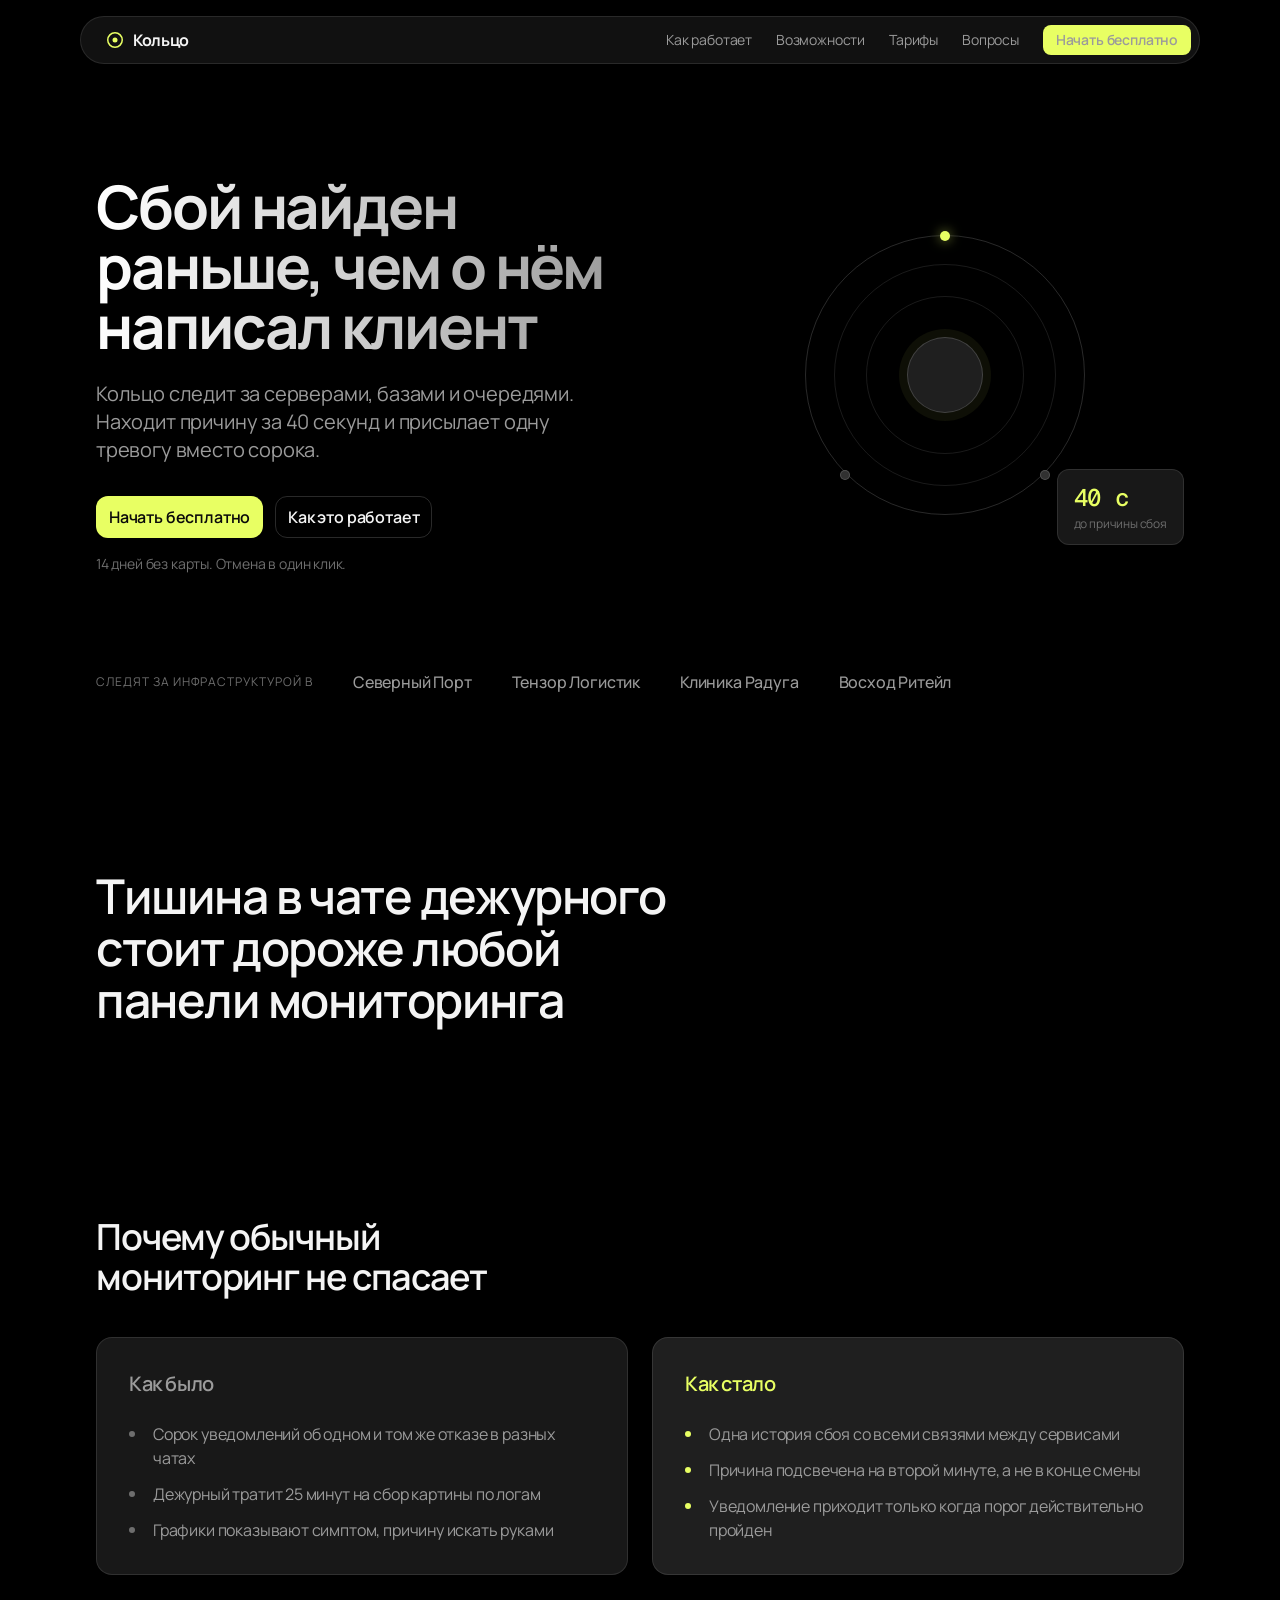
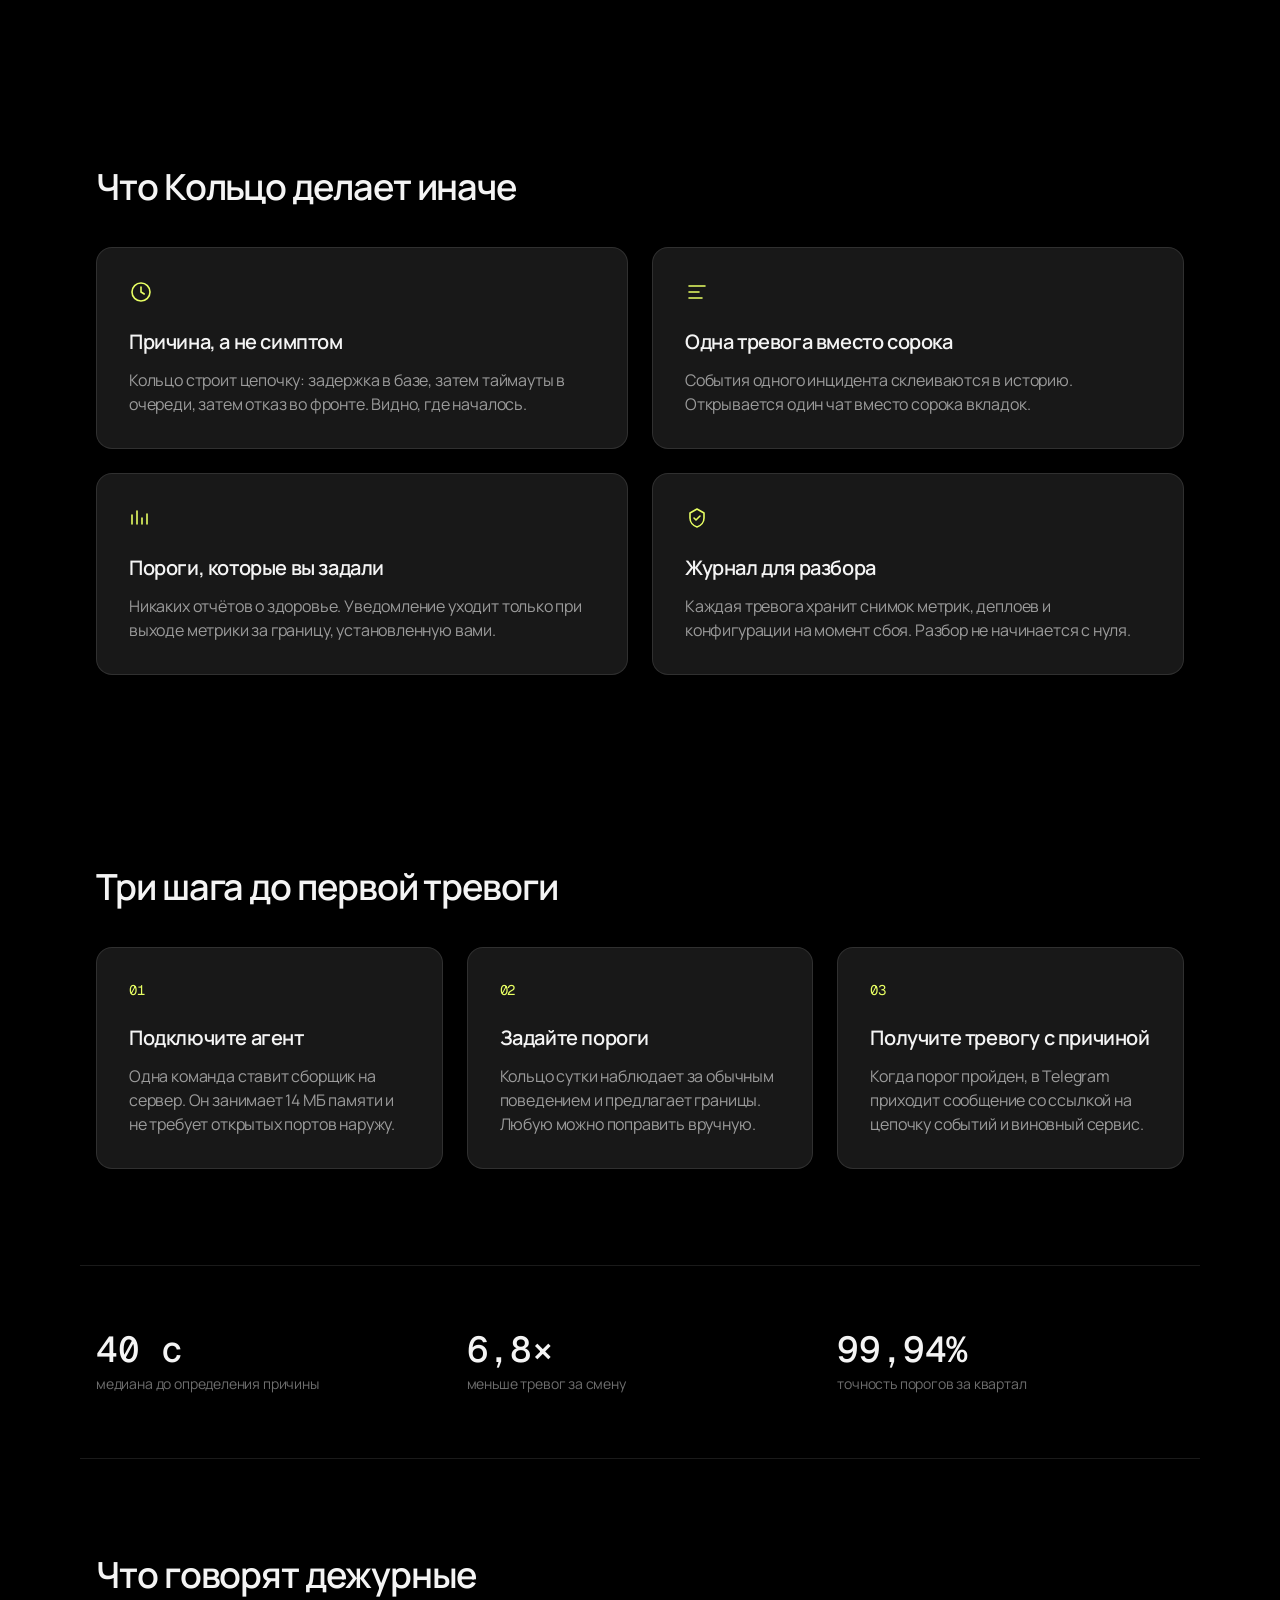
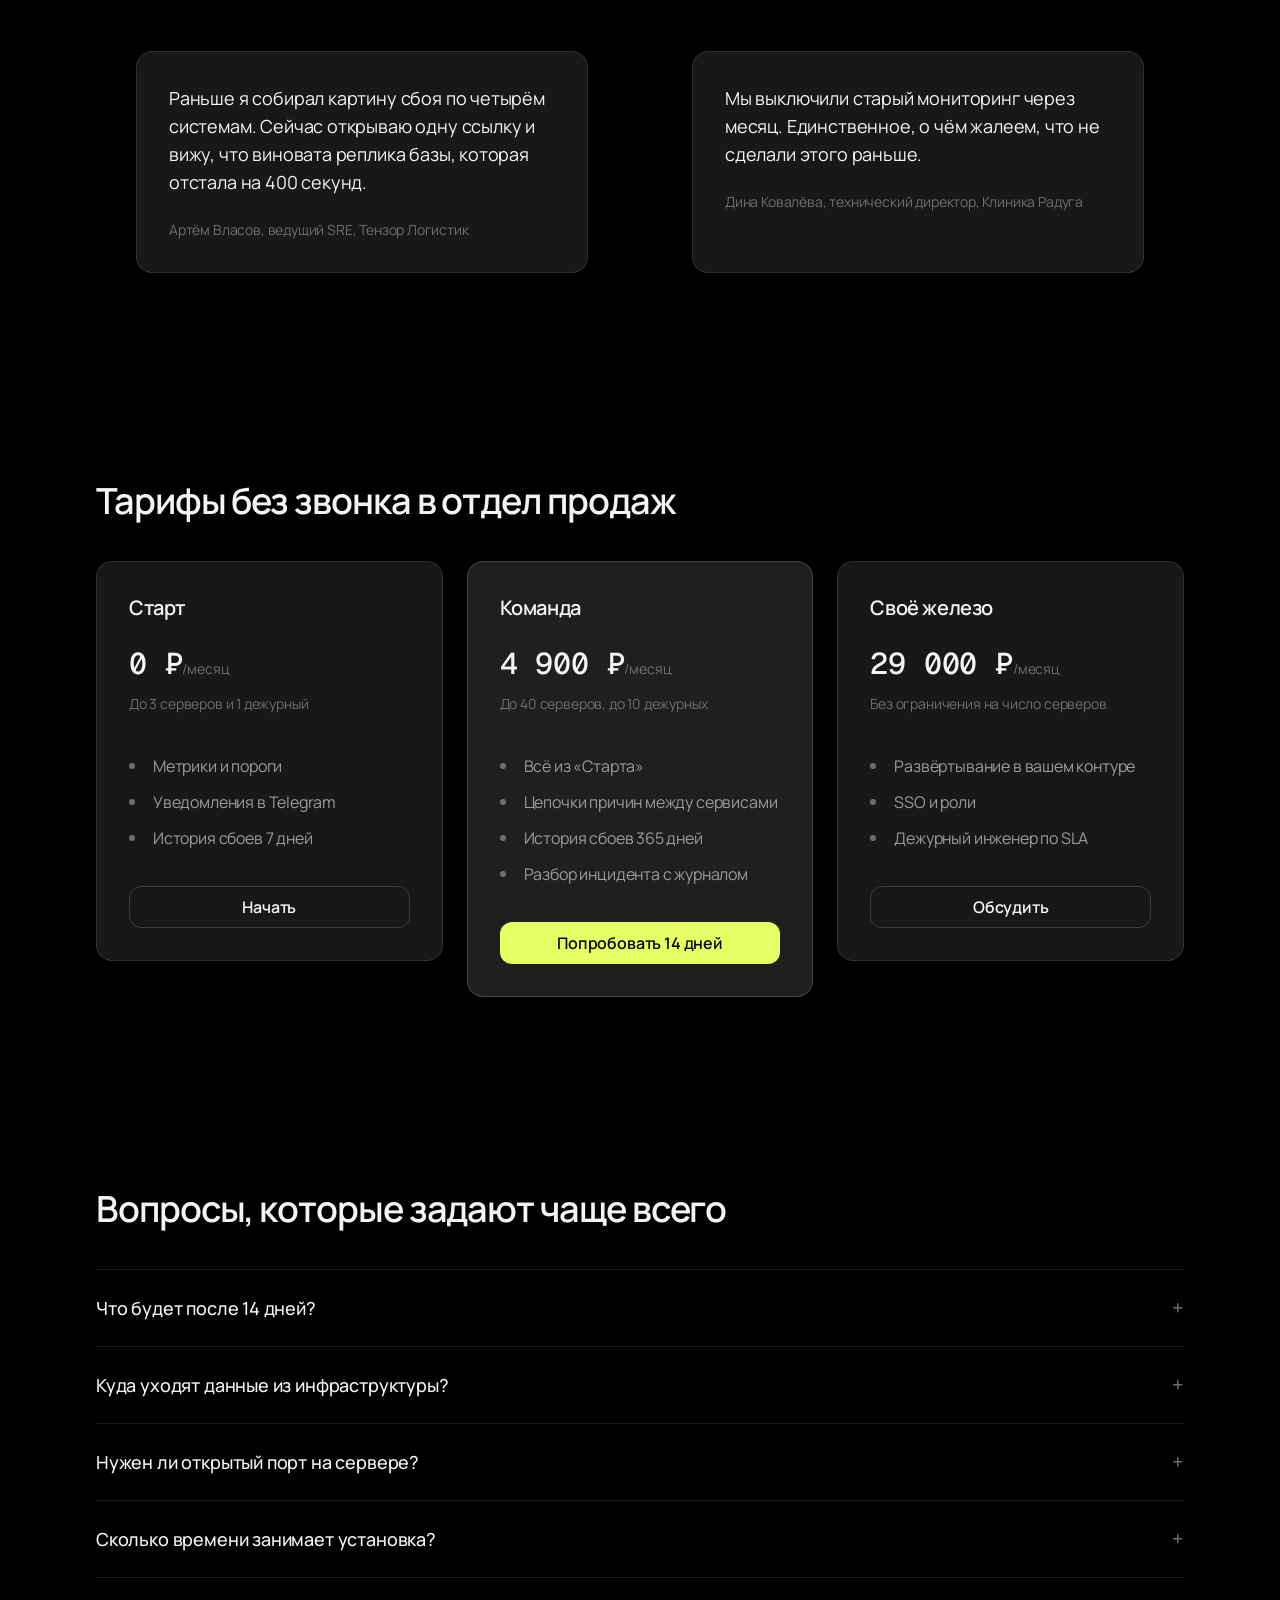
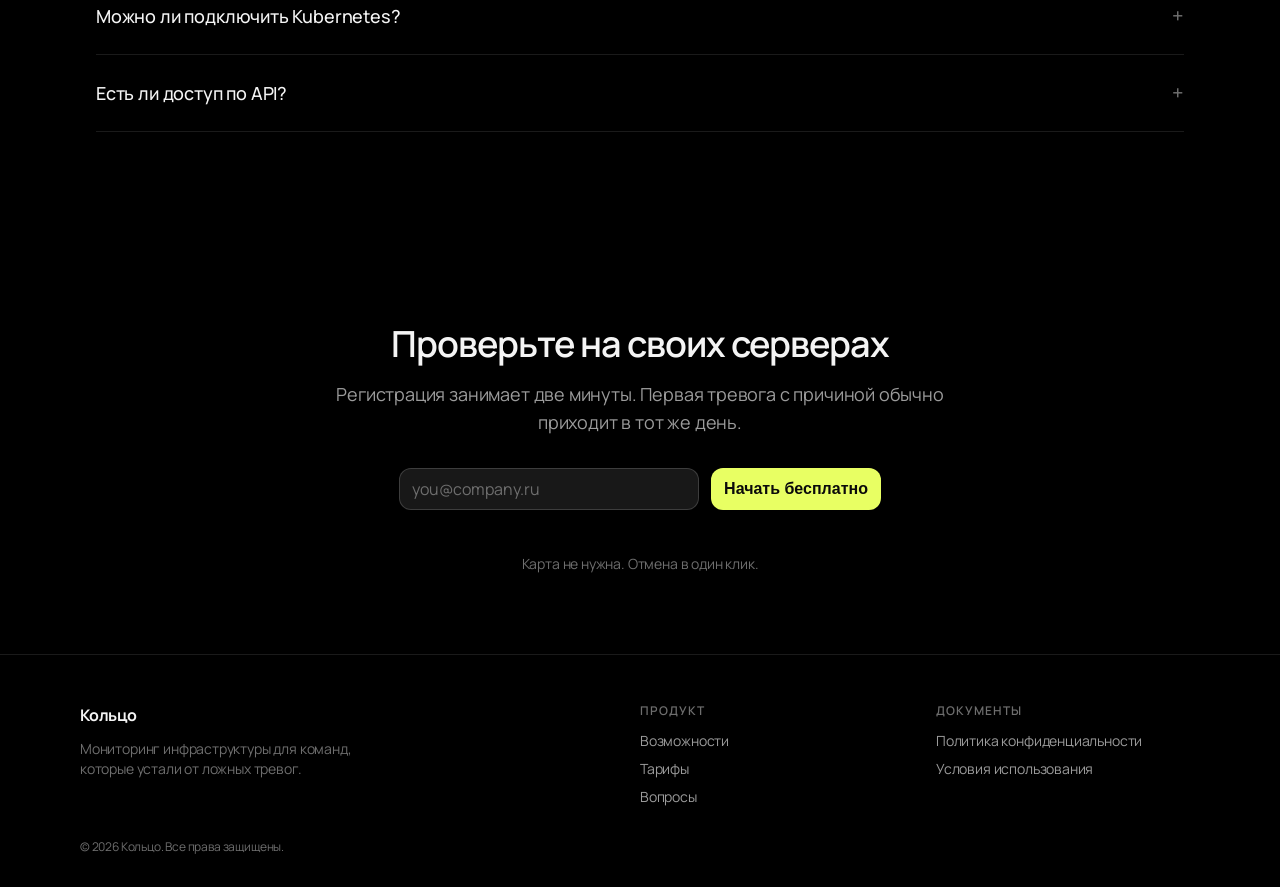
<file: index.html>
<!DOCTYPE html>
<html lang="ru">
<head>
<meta charset="utf-8">
<meta name="viewport" content="width=device-width, initial-scale=1">
<title>Кольцо — мониторинг без ложных тревог</title>
<meta name="description" content="Кольцо следит за серверами, базами и очередями. Находит причину сбоя за 40 секунд и присылает одну тревогу вместо сорока. 14 дней бесплатно, карта не нужна.">
<meta property="og:title" content="Кольцо — мониторинг без ложных тревог">
<meta property="og:description" content="Причина сбоя за 40 секунд. Одна тревога вместо сорока.">
<meta property="og:type" content="website">
<link rel="preconnect" href="https://fonts.googleapis.com">
<link rel="preconnect" href="https://fonts.gstatic.com" crossorigin>
<link href="https://fonts.googleapis.com/css2?family=Manrope:wght@400;500;600;700&family=Geist+Mono:wght@500&display=swap" rel="stylesheet">
<link rel="stylesheet" href="styles.css">
<link rel="icon" href="favicon.svg" type="image/svg+xml">
</head>
<body>
<a class="skip" href="#main">Перейти к содержимому</a>
<header class="nav-wrap">
<nav class="nav" id="nav" aria-label="Основная навигация">
<a class="brand" href="#top">
<svg width="20" height="20" viewBox="0 0 20 20" aria-hidden="true"><circle cx="10" cy="10" r="7.25" fill="none" stroke="currentColor" stroke-width="1.5"/><circle cx="10" cy="10" r="2.5" fill="currentColor"/></svg>
<span>Кольцо</span>
</a>
<button class="nav-toggle" id="navToggle" aria-expanded="false" aria-controls="navMenu" aria-label="Открыть меню"><span class="bar"></span><span class="bar"></span></button>
<div class="nav-menu" id="navMenu">
<a href="#how">Как работает</a>
<a href="#features">Возможности</a>
<a href="#price">Тарифы</a>
<a href="#faq">Вопросы</a>
<a class="btn btn-sm nav-cta" href="#cta">Начать бесплатно</a>
</div>
</nav>
</header>
<main id="main">
<section class="hero" id="top">
<div class="hero-copy">
<h1 class="hero-title">Сбой найден раньше, чем о нём написал клиент</h1>
<p class="hero-sub">Кольцо следит за серверами, базами и очередями. Находит причину за 40 секунд и присылает одну тревогу вместо сорока.</p>
<div class="hero-actions"><a class="btn" href="#cta">Начать бесплатно</a><a class="btn btn-ghost" href="#how">Как это работает</a></div>
<p class="hero-proof">14 дней без карты. Отмена в один клик.</p>
</div>
<div class="hero-art" aria-hidden="true">
<div class="ring" data-ring><div class="ring-core"></div><div class="ring-dot d1"></div><div class="ring-dot d2"></div><div class="ring-dot d3"></div></div>
<div class="hero-stat"><span class="stat-num">40 с</span><span class="stat-lbl">до причины сбоя</span></div>
</div>
</section>
<section class="proof-strip" aria-label="Кому доверяют"><p class="strip-lbl">Следят за инфраструктурой в</p><ul class="strip-list"><li>Северный Порт</li><li>Тензор Логистик</li><li>Клиника Радуга</li><li>Восход Ритейл</li></ul></section>
<section class="tagline" id="tagline"><p class="tagline-text" data-split>Тишина в чате дежурного стоит дороже любой панели мониторинга</p></section>
<section class="problem" id="problem">
<h2 class="sec-title">Почему обычный мониторинг не спасает</h2>
<div class="two-col">
<div class="col bad"><h3>Как было</h3><ul class="list"><li>Сорок уведомлений об одном и том же отказе в разных чатах</li><li>Дежурный тратит 25 минут на сбор картины по логам</li><li>Графики показывают симптом, причину искать руками</li></ul></div>
<div class="col good"><h3>Как стало</h3><ul class="list"><li>Одна история сбоя со всеми связями между сервисами</li><li>Причина подсвечена на второй минуте, а не в конце смены</li><li>Уведомление приходит только когда порог действительно пройден</li></ul></div>
</div></section>
<section class="features" id="features">
<h2 class="sec-title">Что Кольцо делает иначе</h2>
<div class="grid">
<article class="card fade"><svg class="ico" width="24" height="24" viewBox="0 0 24 24" aria-hidden="true"><circle cx="12" cy="12" r="9" fill="none" stroke="currentColor" stroke-width="1.6"/><path d="M12 7v5l3.2 2" fill="none" stroke="currentColor" stroke-width="1.6" stroke-linecap="round"/></svg><h3>Причина, а не симптом</h3><p>Кольцо строит цепочку: задержка в базе, затем таймауты в очереди, затем отказ во фронте. Видно, где началось.</p></article>
<article class="card fade"><svg class="ico" width="24" height="24" viewBox="0 0 24 24" aria-hidden="true"><path d="M4 6h16M4 12h10M4 18h13" fill="none" stroke="currentColor" stroke-width="1.6" stroke-linecap="round"/></svg><h3>Одна тревога вместо сорока</h3><p>События одного инцидента склеиваются в историю. Открывается один чат вместо сорока вкладок.</p></article>
<article class="card fade"><svg class="ico" width="24" height="24" viewBox="0 0 24 24" aria-hidden="true"><path d="M3 18V9m5 9V5m5 13v-6m5 6V8" fill="none" stroke="currentColor" stroke-width="1.6" stroke-linecap="round"/></svg><h3>Пороги, которые вы задали</h3><p>Никаких отчётов о здоровье. Уведомление уходит только при выходе метрики за границу, установленную вами.</p></article>
<article class="card fade"><svg class="ico" width="24" height="24" viewBox="0 0 24 24" aria-hidden="true"><path d="M12 3l7 4v5c0 4.2-2.9 7.8-7 9-4.1-1.2-7-4.8-7-9V7l7-4z" fill="none" stroke="currentColor" stroke-width="1.6" stroke-linejoin="round"/><path d="M9 12l2 2 4-4" fill="none" stroke="currentColor" stroke-width="1.6" stroke-linecap="round" stroke-linejoin="round"/></svg><h3>Журнал для разбора</h3><p>Каждая тревога хранит снимок метрик, деплоев и конфигурации на момент сбоя. Разбор не начинается с нуля.</p></article>
</div></section>
<section class="how" id="how">
<h2 class="sec-title">Три шага до первой тревоги</h2>
<ol class="steps">
<li class="step fade"><span class="step-num">01</span><h3>Подключите агент</h3><p>Одна команда ставит сборщик на сервер. Он занимает 14 МБ памяти и не требует открытых портов наружу.</p></li>
<li class="step fade"><span class="step-num">02</span><h3>Задайте пороги</h3><p>Кольцо сутки наблюдает за обычным поведением и предлагает границы. Любую можно поправить вручную.</p></li>
<li class="step fade"><span class="step-num">03</span><h3>Получите тревогу с причиной</h3><p>Когда порог пройден, в Telegram приходит сообщение со ссылкой на цепочку событий и виновный сервис.</p></li>
</ol></section>
<section class="metrics" aria-label="Результаты">
<div class="metric"><span class="m-num">40 с</span><span class="m-lbl">медиана до определения причины</span></div>
<div class="metric"><span class="m-num">6,8×</span><span class="m-lbl">меньше тревог за смену</span></div>
<div class="metric"><span class="m-num">99,94%</span><span class="m-lbl">точность порогов за квартал</span></div>
</section>
<section class="quotes" id="quotes">
<h2 class="sec-title">Что говорят дежурные</h2>
<div class="quote-grid">
<figure class="quote fade"><blockquote>Раньше я собирал картину сбоя по четырём системам. Сейчас открываю одну ссылку и вижу, что виновата реплика базы, которая отстала на 400 секунд.</blockquote><figcaption>Артём Власов, ведущий SRE, Тензор Логистик</figcaption></figure>
<figure class="quote fade"><blockquote>Мы выключили старый мониторинг через месяц. Единственное, о чём жалеем, что не сделали этого раньше.</blockquote><figcaption>Дина Ковалёва, технический директор, Клиника Радуга</figcaption></figure>
</div></section>
<section class="price" id="price">
<h2 class="sec-title">Тарифы без звонка в отдел продаж</h2>
<div class="plans">
<article class="plan fade"><h3>Старт</h3><p class="plan-price">0 ₽<span>/месяц</span></p><p class="plan-note">До 3 серверов и 1 дежурный</p><ul class="list"><li>Метрики и пороги</li><li>Уведомления в Telegram</li><li>История сбоев 7 дней</li></ul><a class="btn btn-ghost plan-btn" href="#cta">Начать</a></article>
<article class="plan plan-hot fade"><h3>Команда</h3><p class="plan-price">4 900 ₽<span>/месяц</span></p><p class="plan-note">До 40 серверов, до 10 дежурных</p><ul class="list"><li>Всё из «Старта»</li><li>Цепочки причин между сервисами</li><li>История сбоев 365 дней</li><li>Разбор инцидента с журналом</li></ul><a class="btn plan-btn" href="#cta">Попробовать 14 дней</a></article>
<article class="plan fade"><h3>Своё железо</h3><p class="plan-price">29 000 ₽<span>/месяц</span></p><p class="plan-note">Без ограничения на число серверов</p><ul class="list"><li>Развёртывание в вашем контуре</li><li>SSO и роли</li><li>Дежурный инженер по SLA</li></ul><a class="btn btn-ghost plan-btn" href="#cta">Обсудить</a></article>
</div></section>
<section class="faq" id="faq">
<h2 class="sec-title">Вопросы, которые задают чаще всего</h2>
<div class="faq-list">
<details class="fade"><summary>Что будет после 14 дней?</summary><p>Ничего не спишется без вашего подтверждения. Аккаунт переходит на бесплатный тариф «Старт» с тремя серверами.</p></details>
<details class="fade"><summary>Куда уходят данные из инфраструктуры?</summary><p>Метрики хранятся на серверах в Москве. Содержимое запросов и персональные данные не собираются вовсе.</p></details>
<details class="fade"><summary>Нужен ли открытый порт на сервере?</summary><p>Нет. Агент устанавливает исходящее соединение сам, входящие порты остаются закрытыми.</p></details>
<details class="fade"><summary>Сколько времени занимает установка?</summary><p>Обычно 6 минут на три сервера. Команда установки копируется из панели.</p></details>
<details class="fade"><summary>Можно ли подключить Kubernetes?</summary><p>Да, есть отдельный модуль для кластера: он ставится одной командой helm и видит поды, узлы и лимиты.</p></details>
<details class="fade"><summary>Есть ли доступ по API?</summary><p>Есть. Все действия панели доступны через REST, ключ выдаётся в настройках проекта.</p></details>
</div></section>
<section class="cta" id="cta">
<h2 class="cta-title">Проверьте на своих серверах</h2>
<p class="cta-sub">Регистрация занимает две минуты. Первая тревога с причиной обычно приходит в тот же день.</p>
<form class="form" id="signupForm" novalidate><label class="sr" for="email">Рабочая почта</label><input class="input" id="email" name="email" type="email" inputmode="email" autocomplete="email" placeholder="you@company.ru" required><button class="btn" type="submit">Начать бесплатно</button></form>
<p class="form-msg" id="formMsg" role="status" aria-live="polite"></p>
<p class="cta-note">Карта не нужна. Отмена в один клик.</p>
</section>
</main>
<footer class="footer"><div class="footer-in">
<div class="foot-brand"><span class="brand-txt">Кольцо</span><p>Мониторинг инфраструктуры для команд, которые устали от ложных тревог.</p></div>
<div class="foot-col"><h4>Продукт</h4><a href="#features">Возможности</a><a href="#price">Тарифы</a><a href="#faq">Вопросы</a></div>
<div class="foot-col"><h4>Документы</h4><a href="privacy.html">Политика конфиденциальности</a><a href="terms.html">Условия использования</a></div>
</div><p class="copy">© 2026 Кольцо. Все права защищены.</p></footer>
<script src="script.js" defer></script>
</body>
</html>
</file>
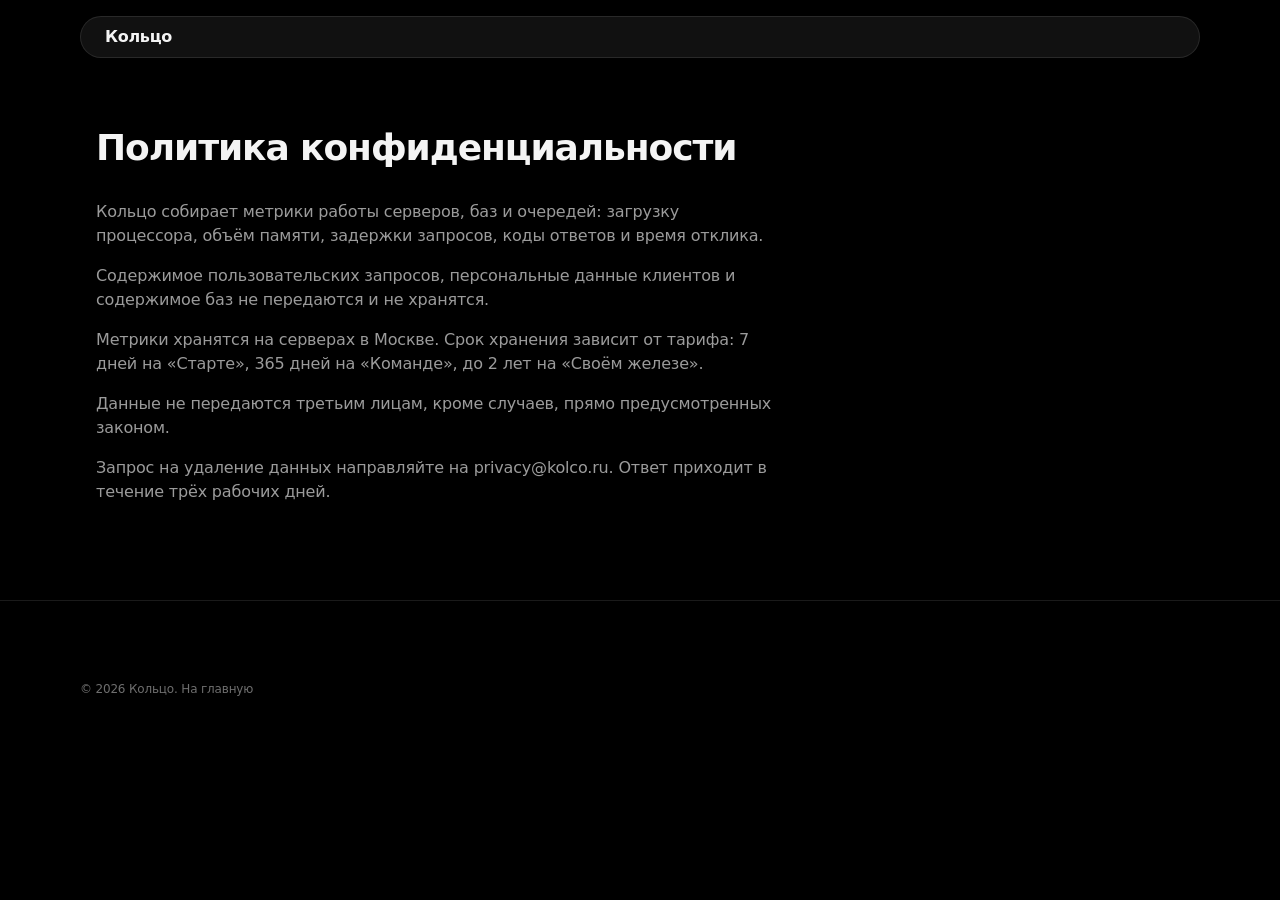
<file: privacy.html>
<!DOCTYPE html>
<html lang="ru">
<head>
<meta charset="utf-8">
<meta name="viewport" content="width=device-width, initial-scale=1">
<title>Политика конфиденциальности — Кольцо</title>
<meta name="robots" content="noindex">
<link rel="stylesheet" href="styles.css">
<link rel="icon" href="favicon.svg" type="image/svg+xml">
</head>
<body>
<header class="nav-wrap"><nav class="nav"><a class="brand" href="index.html"><span>Кольцо</span></a></nav></header>
<main id="main" class="doc">
<h1>Политика конфиденциальности</h1>
<p>Кольцо собирает метрики работы серверов, баз и очередей: загрузку процессора, объём памяти, задержки запросов, коды ответов и время отклика.</p>
<p>Содержимое пользовательских запросов, персональные данные клиентов и содержимое баз не передаются и не хранятся.</p>
<p>Метрики хранятся на серверах в Москве. Срок хранения зависит от тарифа: 7 дней на «Старте», 365 дней на «Команде», до 2 лет на «Своём железе».</p>
<p>Данные не передаются третьим лицам, кроме случаев, прямо предусмотренных законом.</p>
<p>Запрос на удаление данных направляйте на privacy@kolco.ru. Ответ приходит в течение трёх рабочих дней.</p>
</main>
<footer class="footer"><p class="copy">© 2026 Кольцо. <a href="index.html">На главную</a></p></footer>
</body>
</html>
</file>
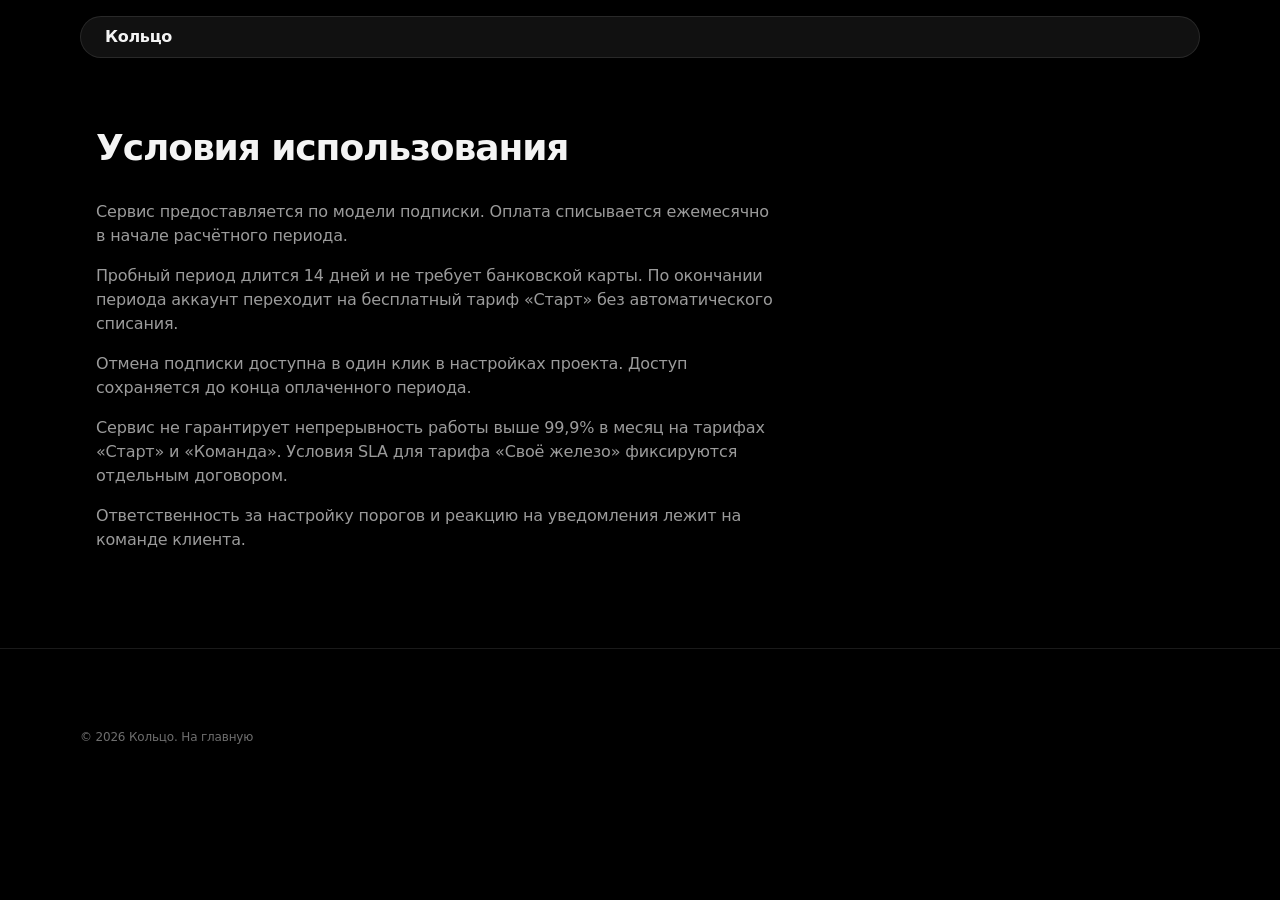
<file: terms.html>
<!DOCTYPE html>
<html lang="ru">
<head>
<meta charset="utf-8">
<meta name="viewport" content="width=device-width, initial-scale=1">
<title>Условия использования — Кольцо</title>
<meta name="robots" content="noindex">
<link rel="stylesheet" href="styles.css">
<link rel="icon" href="favicon.svg" type="image/svg+xml">
</head>
<body>
<header class="nav-wrap"><nav class="nav"><a class="brand" href="index.html"><span>Кольцо</span></a></nav></header>
<main id="main" class="doc">
<h1>Условия использования</h1>
<p>Сервис предоставляется по модели подписки. Оплата списывается ежемесячно в начале расчётного периода.</p>
<p>Пробный период длится 14 дней и не требует банковской карты. По окончании периода аккаунт переходит на бесплатный тариф «Старт» без автоматического списания.</p>
<p>Отмена подписки доступна в один клик в настройках проекта. Доступ сохраняется до конца оплаченного периода.</p>
<p>Сервис не гарантирует непрерывность работы выше 99,9% в месяц на тарифах «Старт» и «Команда». Условия SLA для тарифа «Своё железо» фиксируются отдельным договором.</p>
<p>Ответственность за настройку порогов и реакцию на уведомления лежит на команде клиента.</p>
</main>
<footer class="footer"><p class="copy">© 2026 Кольцо. <a href="index.html">На главную</a></p></footer>
</body>
</html>
</file>
<file: styles.css>
/* tokens: spacing 2/4/8/12/16/24/32/40/48/64/80/96; type: 12/14/16/18/20/24/30/36/48/60/72 */
:root{
--s25:2px;--s50:4px;--s75:8px;--s100:12px;--s200:16px;--s300:24px;--s400:32px;--s500:40px;--s600:48px;--s700:64px;--s800:80px;--s900:96px;
--bg:#000000;--bg1:#181818;--bg2:#1F1F1F;--bg3:#272727;--bg4:#313131;
--txt:#F4F4F4;--txt2:#9B9B9B;--txt3:#6E6E6E;
--line:rgba(255,255,255,.10);--line2:rgba(255,255,255,.16);
--acc:#E8FF63;--acc-ink:#0A0A0A;
--ease:cubic-bezier(0.22,1,0.36,1);--dur:500ms;
--max:1120px;--r-lg:8px;--r-xl:12px;--r-2xl:16px;--r-3xl:24px;
}
*,*::before,*::after{box-sizing:border-box}
html{scroll-behavior:smooth;-webkit-text-size-adjust:100%}
body{margin:0;background:var(--bg);color:var(--txt);font-family:Manrope,system-ui,sans-serif;font-size:16px;line-height:24px;font-weight:400;letter-spacing:-0.011em;-webkit-font-smoothing:antialiased}
img,svg{display:block;max-width:100%}
a{color:inherit;text-decoration:none}
ul,ol{margin:0;padding:0;list-style:none}
h1,h2,h3,h4{margin:0;font-weight:600;letter-spacing:-0.02em}
p{margin:0}
.sr{position:absolute;width:1px;height:1px;padding:0;margin:-1px;overflow:hidden;clip:rect(0 0 0 0);white-space:nowrap;border:0}
.skip{position:absolute;left:var(--s200);top:-64px;z-index:100;background:var(--acc);color:var(--acc-ink);padding:var(--s75) var(--s200);border-radius:var(--r-lg);font-size:14px;font-weight:600;transition:top 200ms var(--ease)}
.skip:focus{top:var(--s200)}
:focus-visible{outline:2px solid var(--acc);outline-offset:3px;border-radius:var(--s50)}
/* nav */
.nav-wrap{position:fixed;inset:var(--s200) 0 auto 0;z-index:50;display:flex;justify-content:center;padding:0 var(--s200)}
.nav{display:flex;align-items:center;gap:var(--s300);width:100%;max-width:var(--max);padding:var(--s75) var(--s75) var(--s75) var(--s300);border-radius:var(--r-3xl);background:rgba(24,24,24,.72);backdrop-filter:blur(14px);-webkit-backdrop-filter:blur(14px);border:1px solid var(--line)}
.brand{display:flex;align-items:center;gap:var(--s75);font-weight:700;font-size:16px;letter-spacing:-0.02em}
.brand svg{color:var(--acc)}
.nav-menu{display:flex;align-items:center;gap:var(--s300);margin-left:auto}
.nav-menu a{font-size:14px;line-height:20px;color:var(--txt2);transition:color 200ms var(--ease),transform 200ms var(--ease)}
.nav-menu a:hover{color:var(--txt)}
.nav-menu a:active{transform:translateY(1px)}
.nav-toggle{display:none;z-index:60;margin-left:auto;width:44px;height:44px;background:transparent;border:1px solid var(--line2);border-radius:var(--r-xl);cursor:pointer;position:relative}
.nav-toggle .bar{position:absolute;left:12px;right:12px;height:1.5px;background:var(--txt);transition:transform var(--dur) var(--ease),opacity 300ms var(--ease)}
.nav-toggle .bar:nth-child(1){top:19px}
.nav-toggle .bar:nth-child(2){top:24px}
.nav-toggle[aria-expanded="true"] .bar:nth-child(1){transform:translateY(2.5px) rotate(45deg)}
.nav-toggle[aria-expanded="true"] .bar:nth-child(2){transform:translateY(-2.5px) rotate(-45deg)}
/* buttons */
.btn{display:inline-flex;align-items:center;justify-content:center;gap:var(--s75);padding:var(--s75) var(--s100);border-radius:var(--r-xl);background:var(--acc);color:var(--acc-ink);font-size:16px;line-height:24px;font-weight:600;border:1px solid transparent;cursor:pointer;transition:transform 200ms var(--ease),background 200ms var(--ease),opacity 200ms var(--ease)}
.btn:hover{background:#F2FF8C}
.btn:active{transform:scale(.98)}
.btn-sm{font-size:14px;line-height:20px;padding:var(--s50) var(--s100);border-radius:var(--r-lg)}
.btn-ghost{background:transparent;color:var(--txt);border-color:var(--line2)}
.btn-ghost:hover{background:var(--bg3)}
/* hero */
.hero{max-width:var(--max);margin:0 auto;padding:calc(var(--s900) + var(--s800)) var(--s200) var(--s900);display:grid;grid-template-columns:1.05fr .95fr;gap:var(--s800);align-items:center}
.hero-title{font-size:60px;line-height:1;font-weight:700;letter-spacing:-0.035em;max-width:680px;background:linear-gradient(90deg,#FFFFFF 0%,#9B9B9B 100%);-webkit-background-clip:text;background-clip:text;color:transparent;text-wrap:balance}
.hero-sub{margin-top:var(--s300);font-size:20px;line-height:28px;color:var(--txt2);max-width:680px;text-wrap:pretty}
.hero-actions{display:flex;flex-wrap:wrap;gap:var(--s100);margin-top:var(--s400)}
.hero-proof{margin-top:var(--s200);font-size:14px;line-height:20px;color:var(--txt3)}
.hero-art{position:relative;display:flex;align-items:center;justify-content:center;min-height:340px}
.ring{position:relative;width:280px;height:280px;border-radius:50%;border:1px solid var(--line2);display:flex;align-items:center;justify-content:center}
.ring::before,.ring::after{content:"";position:absolute;border-radius:50%;border:1px solid var(--line)}
.ring::before{inset:28px}
.ring::after{inset:60px}
.ring-core{width:76px;height:76px;border-radius:50%;background:var(--bg2);border:1px solid var(--line2);box-shadow:0 0 0 8px rgba(232,255,99,.06)}
.ring-dot{position:absolute;width:10px;height:10px;border-radius:50%;background:var(--acc);box-shadow:0 0 12px rgba(232,255,99,.55)}
.ring-dot.d1{top:-5px;left:50%;margin-left:-5px}
.ring-dot.d2{bottom:34px;right:34px;background:var(--bg4);box-shadow:none;border:1px solid var(--line2)}
.ring-dot.d3{bottom:34px;left:34px;background:var(--bg4);box-shadow:none;border:1px solid var(--line2)}
.hero-stat{position:absolute;right:0;bottom:0;padding:var(--s100) var(--s200);border-radius:var(--r-xl);background:var(--bg1);border:1px solid var(--line);display:flex;flex-direction:column;gap:var(--s25)}
.stat-num{font-family:"Geist Mono",monospace;font-size:24px;line-height:32px;font-weight:500;color:var(--acc)}
.stat-lbl{font-size:12px;line-height:16px;color:var(--txt3)}
/* shared */
.sec-title{font-size:36px;line-height:40px;font-weight:600;letter-spacing:-0.03em;max-width:680px;text-wrap:balance}
.proof-strip{max-width:var(--max);margin:0 auto;padding:0 var(--s200) var(--s800);display:flex;align-items:center;gap:var(--s500);flex-wrap:wrap}
.strip-lbl{font-size:12px;line-height:16px;color:var(--txt3);text-transform:uppercase;letter-spacing:.08em}
.strip-list{display:flex;gap:var(--s500);flex-wrap:wrap}
.strip-list li{font-size:16px;line-height:24px;color:var(--txt2);font-weight:500}
/* tagline reveal */
.tagline{max-width:var(--max);margin:0 auto;padding:var(--s900) var(--s200)}
.tagline-text{font-size:48px;line-height:1.08;font-weight:600;letter-spacing:-0.03em;max-width:680px;text-wrap:balance;color:var(--txt)}
.tagline-text .w{opacity:.28;transition:opacity 600ms var(--ease)}
.tagline-text .w.on{opacity:1}
/* problem */
.problem{max-width:var(--max);margin:0 auto;padding:var(--s900) var(--s200)}
.two-col{display:grid;grid-template-columns:1fr 1fr;gap:var(--s300);margin-top:var(--s500)}
.col{padding:var(--s400);border-radius:var(--r-2xl);border:1px solid var(--line);background:var(--bg1)}
.col.good{background:var(--bg2)}
.col h3{font-size:20px;line-height:28px;margin-bottom:var(--s300)}
.col.bad h3{color:var(--txt2)}
.col.good h3{color:var(--acc)}
.list li{position:relative;padding-left:var(--s300);font-size:16px;line-height:24px;color:var(--txt2);margin-top:var(--s100)}
.list li::before{content:"";position:absolute;left:0;top:9px;width:6px;height:6px;border-radius:50%;background:var(--txt3)}
.col.good .list li::before{background:var(--acc)}
/* features */
.features{max-width:var(--max);margin:0 auto;padding:var(--s900) var(--s200)}
.grid{display:grid;grid-template-columns:repeat(2,1fr);gap:var(--s300);margin-top:var(--s500)}
.card{padding:var(--s400);border-radius:var(--r-2xl);border:1px solid var(--line);background:var(--bg1);transition:transform var(--dur) var(--ease),border-color 300ms var(--ease),background 300ms var(--ease)}
.card:hover{transform:translateY(-4px);border-color:var(--line2);background:var(--bg2)}
.card .ico{color:var(--acc);margin-bottom:var(--s300)}
.card h3{font-size:20px;line-height:28px;margin-bottom:var(--s100)}
.card p{font-size:16px;line-height:24px;color:var(--txt2)}
/* how */
.how{max-width:var(--max);margin:0 auto;padding:var(--s900) var(--s200)}
.steps{display:grid;grid-template-columns:repeat(3,1fr);gap:var(--s300);margin-top:var(--s500)}
.step{padding:var(--s400);border-radius:var(--r-2xl);border:1px solid var(--line);background:var(--bg1)}
.step-num{display:block;font-family:"Geist Mono",monospace;font-size:14px;line-height:20px;color:var(--acc);margin-bottom:var(--s300)}
.step h3{font-size:20px;line-height:28px;margin-bottom:var(--s100)}
.step p{font-size:16px;line-height:24px;color:var(--txt2)}
/* metrics */
.metrics{max-width:var(--max);margin:0 auto;padding:var(--s700) var(--s200);display:grid;grid-template-columns:repeat(3,1fr);gap:var(--s300);border-top:1px solid var(--line);border-bottom:1px solid var(--line)}
.metric{display:flex;flex-direction:column;gap:var(--s50)}
.m-num{font-family:"Geist Mono",monospace;font-size:36px;line-height:40px;font-weight:500;color:var(--txt)}
.m-lbl{font-size:14px;line-height:20px;color:var(--txt3)}
/* quotes */
.quotes{max-width:var(--max);margin:0 auto;padding:var(--s900) var(--s200)}
.quote-grid{display:grid;grid-template-columns:1fr 1fr;gap:var(--s300);margin-top:var(--s500)}
.quote{padding:var(--s400);border-radius:var(--r-2xl);border:1px solid var(--line);background:var(--bg1)}
.quote blockquote{margin:0;font-size:18px;line-height:28px;color:var(--txt);text-wrap:pretty}
.quote figcaption{margin-top:var(--s300);font-size:14px;line-height:20px;color:var(--txt3)}
/* price */
.price{max-width:var(--max);margin:0 auto;padding:var(--s900) var(--s200)}
.plans{display:grid;grid-template-columns:repeat(3,1fr);gap:var(--s300);margin-top:var(--s500);align-items:start}
.plan{padding:var(--s400);border-radius:var(--r-2xl);border:1px solid var(--line);background:var(--bg1);display:flex;flex-direction:column;gap:var(--s100)}
.plan-hot{background:var(--bg2);border-color:var(--line2)}
.plan h3{font-size:20px;line-height:28px}
.plan-price{font-family:"Geist Mono",monospace;font-size:30px;line-height:36px;font-weight:500;margin-top:var(--s100)}
.plan-price span{font-family:Manrope,sans-serif;font-size:14px;line-height:20px;color:var(--txt3);font-weight:400}
.plan-note{font-size:14px;line-height:20px;color:var(--txt3);margin-bottom:var(--s200)}
.plan .list{margin-bottom:var(--s300)}
.plan-btn{width:100%;margin-top:auto}
/* faq */
.faq{max-width:var(--max);margin:0 auto;padding:var(--s900) var(--s200)}
.faq-list{margin-top:var(--s500);border-top:1px solid var(--line)}
.faq details{border-bottom:1px solid var(--line)}
.faq summary{list-style:none;cursor:pointer;padding:var(--s300) 0;font-size:18px;line-height:28px;font-weight:500;display:flex;justify-content:space-between;gap:var(--s300);transition:color 200ms var(--ease)}
.faq summary::-webkit-details-marker{display:none}
.faq summary:hover{color:var(--acc)}
.faq summary::after{content:"+";color:var(--txt3);font-size:20px;line-height:28px;transition:transform var(--dur) var(--ease)}
.faq details[open] summary::after{transform:rotate(45deg)}
.faq details p{padding-bottom:var(--s300);font-size:16px;line-height:24px;color:var(--txt2);max-width:680px}
/* cta */
.cta{max-width:var(--max);margin:0 auto;padding:var(--s900) var(--s200) var(--s800);text-align:center}
.cta-title{font-size:36px;line-height:40px;font-weight:600;letter-spacing:-0.03em;text-wrap:balance}
.cta-sub{margin-top:var(--s200);font-size:18px;line-height:28px;color:var(--txt2);max-width:680px;margin-left:auto;margin-right:auto;text-wrap:pretty}
.form{display:flex;gap:var(--s100);justify-content:center;margin-top:var(--s400);flex-wrap:wrap}
.input{width:300px;max-width:100%;padding:var(--s75) var(--s100);border-radius:var(--r-xl);border:1px solid var(--line2);background:var(--bg1);color:var(--txt);font-family:inherit;font-size:16px;line-height:24px;transition:border-color 200ms var(--ease)}
.input::placeholder{color:var(--txt3)}
.input:focus{outline:none;border-color:var(--acc)}
.input.err{border-color:#FF6B6B}
.form-msg{min-height:20px;margin-top:var(--s100);font-size:14px;line-height:20px;color:#FF6B6B}
.form-msg.ok{color:var(--acc)}
.cta-note{margin-top:var(--s100);font-size:14px;line-height:20px;color:var(--txt3)}
/* footer */
.footer{border-top:1px solid var(--line);padding:var(--s600) var(--s200) var(--s400)}
.footer-in{max-width:var(--max);margin:0 auto;display:grid;grid-template-columns:2fr 1fr 1fr;gap:var(--s400)}
.brand-txt{font-weight:700;font-size:16px}
.foot-brand p{margin-top:var(--s100);font-size:14px;line-height:20px;color:var(--txt3);max-width:320px}
.foot-col{display:flex;flex-direction:column;gap:var(--s75)}
.foot-col h4{font-size:12px;line-height:16px;text-transform:uppercase;letter-spacing:.08em;color:var(--txt3);margin-bottom:var(--s50)}
.foot-col a{font-size:14px;line-height:20px;color:var(--txt2);transition:color 200ms var(--ease)}
.foot-col a:hover{color:var(--txt)}
.copy{max-width:var(--max);margin:var(--s400) auto 0;font-size:12px;line-height:16px;color:var(--txt3)}
/* reveal */
.fade{opacity:0;transform:translateY(32px);transition:opacity 600ms var(--ease),transform 600ms var(--ease)}
.fade.in{opacity:1;transform:none}
@media (prefers-reduced-motion:reduce){
html{scroll-behavior:auto}
*,*::before,*::after{transition-duration:1ms!important;animation-duration:1ms!important}
.fade{opacity:1;transform:none}
.tagline-text .w{opacity:1}
}
@media (max-width:960px){
.nav{backdrop-filter:none;-webkit-backdrop-filter:none;}

.hero{grid-template-columns:1fr;padding-top:calc(var(--s900) + var(--s600));gap:var(--s600)}
.hero-title{font-size:48px}
.grid,.steps,.plans,.two-col,.quote-grid,.metrics{grid-template-columns:1fr}
.metrics{gap:var(--s400)}
.footer-in{grid-template-columns:1fr 1fr}
.nav-toggle{display:block}
.nav-menu{position:fixed;z-index:50;top:0;left:0;width:100vw;max-width:100vw;height:100vh;height:100dvh;overflow-y:auto;display:flex;flex-direction:column;align-items:stretch;gap:var(--s200);background:#000000;padding:calc(var(--s900) + var(--s600)) var(--s400) var(--s600);opacity:0;pointer-events:none;transform:translateY(-8px);transition:opacity 300ms var(--ease),transform var(--dur) var(--ease)}
.nav-menu.open{opacity:1;pointer-events:auto;transform:none}
.nav-menu a{position:relative;z-index:2;font-size:20px;line-height:28px;opacity:0;transform:translateY(24px);transition:opacity 300ms var(--ease),transform var(--dur) var(--ease)}
.nav-menu.open a{opacity:1;transform:none}
.nav-menu.open a:nth-child(1){transition-delay:60ms}
.nav-menu.open a:nth-child(2){transition-delay:120ms}
.nav-menu.open a:nth-child(3){transition-delay:180ms}
.nav-menu.open a:nth-child(4){transition-delay:240ms}
.nav-menu.open a:nth-child(5){transition-delay:300ms}
.nav-cta{width:100%;margin-top:var(--s200);position:relative;z-index:1}
}
@media (max-width:600px){
.hero-title{font-size:36px;line-height:40px}
.tagline-text{font-size:30px;line-height:36px}
.sec-title,.cta-title{font-size:30px;line-height:36px}
.ring{width:220px;height:220px}
.hero-stat{position:static;margin-top:var(--s300);align-self:flex-start}
.form{flex-direction:column;align-items:stretch}
.input{width:100%}
.footer-in{grid-template-columns:1fr}
}
/* legal pages */
.doc{max-width:var(--max);margin:0 auto;padding:calc(var(--s900) + var(--s400)) var(--s200) var(--s800)}
.doc h1{font-size:36px;line-height:40px;letter-spacing:-0.03em;margin-bottom:var(--s400)}
.doc p{font-size:16px;line-height:24px;color:var(--txt2);max-width:680px;margin-bottom:var(--s200)}
.doc a{color:var(--acc)}

@media (min-width:961px){.nav-menu{position:static;width:auto;height:auto;overflow:visible;display:flex;flex-direction:row;align-items:center;gap:var(--s300);margin-left:auto;padding:0;background:transparent;backdrop-filter:none;opacity:1;transform:none;pointer-events:auto}}
</file>
